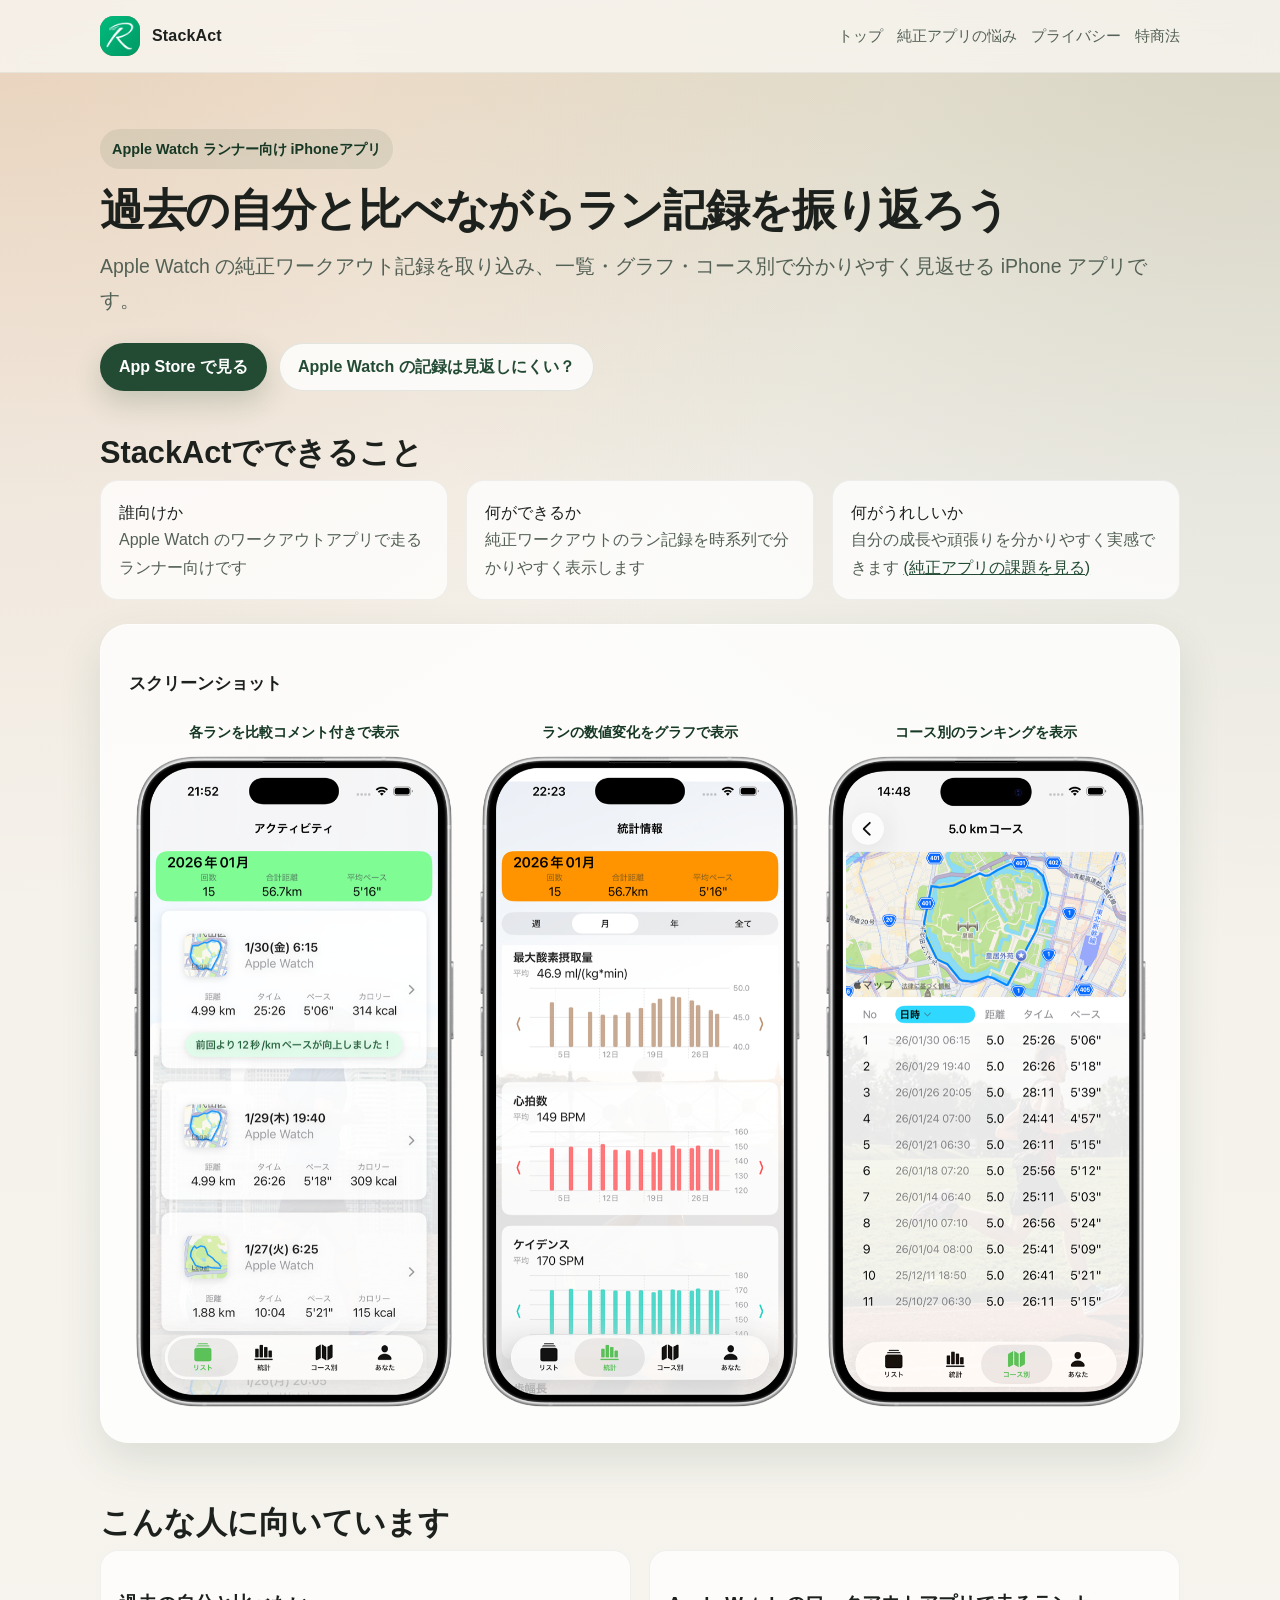
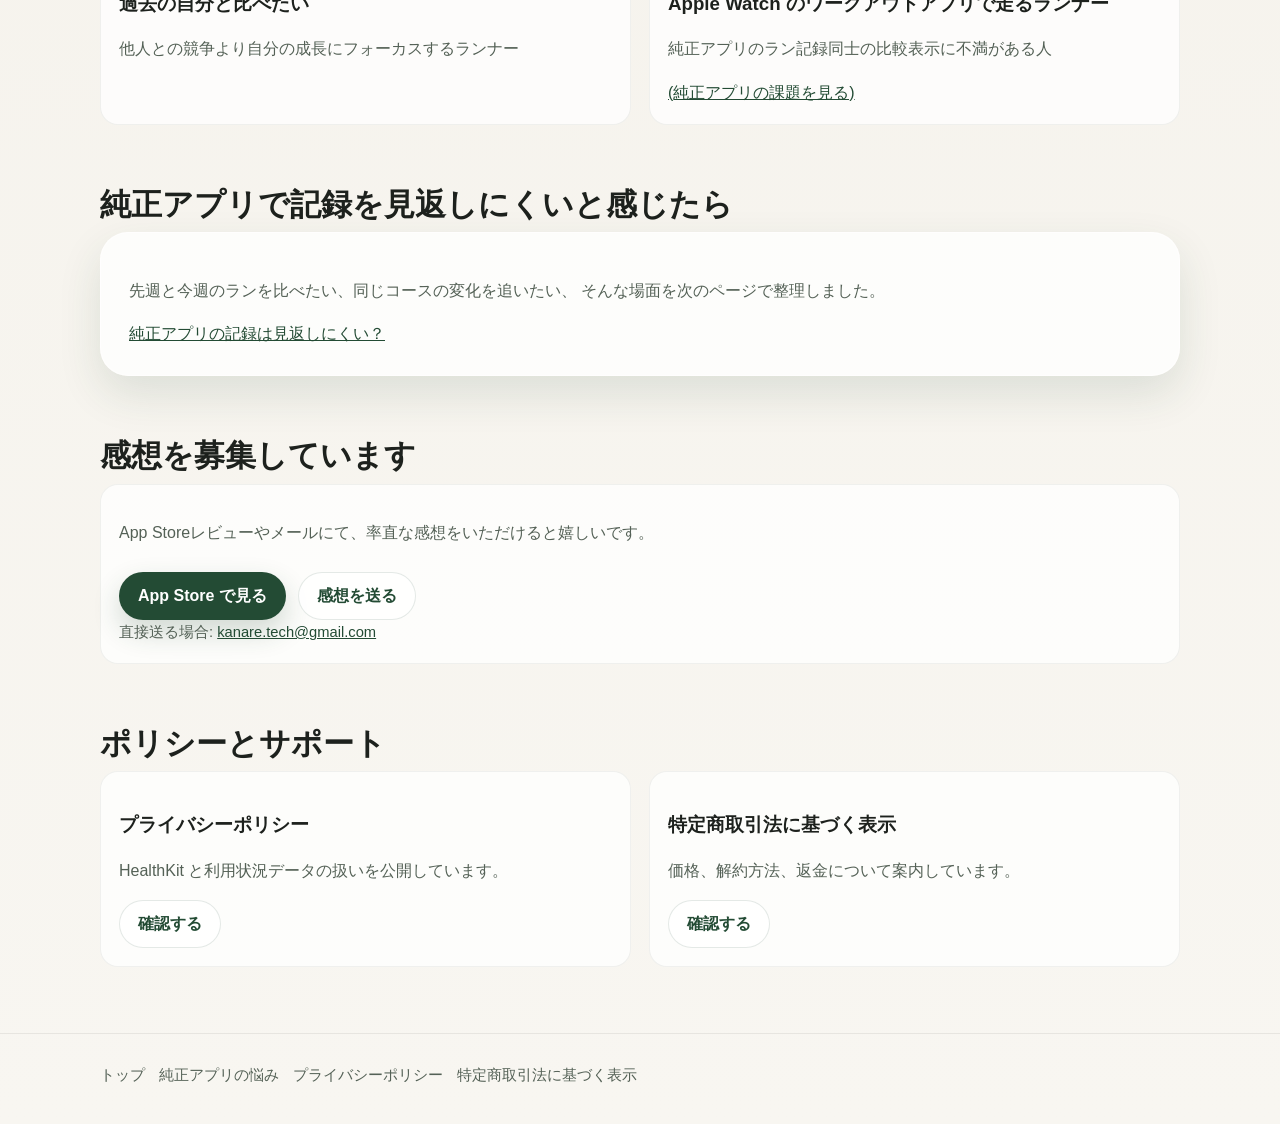
<file: index.html>
<!DOCTYPE html>
<html lang="ja">
<head>
  <meta charset="UTF-8" />
  <meta name="viewport" content="width=device-width, initial-scale=1" />
  <title>StackAct | Apple Watch の純正ワークアウト記録を過去の自分と比べながら振り返る</title>
  <meta
    name="description"
    content="StackAct は、Apple Watch の純正ワークアウト記録を取り込み、過去の自分と比べながら振り返りやすくするランニングアプリです。"
  />
  <meta name="robots" content="index,follow,max-image-preview:large" />
  <link rel="canonical" href="https://kanare.work/" />
  <link rel="stylesheet" href="styles.css" />
</head>
<body>
  <div class="site-shell">
    <header class="site-header">
      <div class="container">
        <a class="brand" href="./">
          <img class="brand-mark" src="assets/icon.png" alt="StackAct icon" />
          <span>StackAct</span>
        </a>
        <nav class="header-nav" aria-label="主要メニュー">
          <a href="./">トップ</a>
          <a href="./apple-watch-workout-review.html">純正アプリの悩み</a>
          <a href="./privacy.html">プライバシー</a>
          <a href="./tokushoho.html">特商法</a>
        </nav>
      </div>
    </header>

    <main>
      <section class="section-intro">
        <div class="container">
          <div class="section-intro-body">
            <p class="eyebrow">Apple Watch ランナー向け iPhoneアプリ</p>
            <h1>過去の自分と比べながらラン記録を振り返ろう</h1>
            <p class="lead">
              Apple Watch の純正ワークアウト記録を取り込み、一覧・グラフ・コース別で分かりやすく見返せる iPhone アプリです。
            </p>
            <div class="cta-row">
              <a class="button button-primary" href="https://apps.apple.com/jp/app/stackact-%E3%83%A9%E3%83%B3%E3%83%8B%E3%83%B3%E3%82%B0/id6758392471">App Store で見る</a>
              <a class="button button-secondary" href="./apple-watch-workout-review.html">Apple Watch の記録は見返しにくい？</a>
            </div>
          </div>
        </div>
      </section>

      <section class="section">
        <div class="container">
          <header class="section-head">
            <h2>StackActでできること</h2>
          </header>
          <dl class="meta-grid section-meta-grid">
            <div class="meta-item">
              <dt>誰向けか</dt>
              <dd>Apple Watch のワークアウトアプリで走るランナー向けです</dd>
            </div>
            <div class="meta-item">
              <dt>何ができるか</dt>
              <dd>純正ワークアウトのラン記録を時系列で分かりやすく表示します</dd>
            </div>
            <div class="meta-item">
              <dt>何がうれしいか</dt>
              <dd>
                自分の成長や頑張りを分かりやすく実感できます
                <a href="./apple-watch-workout-review.html">(純正アプリの課題を見る)</a>
              </dd>
            </div>
          </dl>

          <section class="section-card section-card-media" aria-labelledby="screenshots-heading">
            <h3 id="screenshots-heading">スクリーンショット</h3>
            <div class="shot-grid shot-grid-three">
              <figure class="shot-frame">
                <figcaption class="shot-caption">各ランを比較コメント付きで表示</figcaption>
                <img src="assets/ss_list.png" alt="ラン記録一覧のスクリーンショット" />
              </figure>
              <figure class="shot-frame">
                <figcaption class="shot-caption">ランの数値変化をグラフで表示</figcaption>
                <img src="assets/ss_stats.png" alt="統計画面のスクリーンショット" />
              </figure>
              <figure class="shot-frame">
                <figcaption class="shot-caption">コース別のランキングを表示</figcaption>
                <img src="assets/ss_courseGroup.png" alt="コース内比較画面のスクリーンショット" />
              </figure>
            </div>
          </section>
        </div>
      </section>

      <section class="section">
        <div class="container">
          <header class="section-head">
            <h2>こんな人に向いています</h2>
          </header>
          <ul class="section-grid section-grid-two">
            <li class="feature">
              <h3>過去の自分と比べたい</h3>
              <p>他人との競争より自分の成長にフォーカスするランナー</p>
            </li>
            <li class="feature">
              <h3>Apple Watch のワークアウトアプリで走るランナー</h3>
              <p>純正アプリのラン記録同士の比較表示に不満がある人</p>
              <a href="./apple-watch-workout-review.html">(純正アプリの課題を見る)</a>
            </li>
          </ul>
        </div>
      </section>

      <section class="section">
        <div class="container">
          <header class="section-head">
            <h2>純正アプリで記録を見返しにくいと感じたら</h2>
          </header>
          <div class="section-layout section-layout-wide">
            <div class="section-card rich-text">
              <p>
                先週と今週のランを比べたい、同じコースの変化を追いたい、
                そんな場面を次のページで整理しました。
              </p>
              <a href="./apple-watch-workout-review.html">純正アプリの記録は見返しにくい？</a>
            </div>
          </div>
        </div>
      </section>

      <section class="section">
        <div class="container">
          <header class="section-head">
            <h2>感想を募集しています</h2>
          </header>
          <div class="section-grid section-grid-one">
            <div class="link-card">
              <p>App Storeレビューやメールにて、率直な感想をいただけると嬉しいです。</p>
              <div class="cta-row">
                <a class="button button-primary" href="https://apps.apple.com/jp/app/stackact-%E3%83%A9%E3%83%B3%E3%83%8B%E3%83%B3%E3%82%B0/id6758392471">App Store で見る</a>
                <a
                  class="button button-secondary"
                  href="mailto:kanare.tech@gmail.com?subject=StackAct%E3%81%AE%E6%84%9F%E6%83%B3%E3%82%92%E9%80%81%E3%82%8A%E3%81%9F%E3%81%84&amp;body=Apple%20Watch%E3%81%A7%E8%B5%B0%E3%81%A3%E3%81%A6%E3%81%84%E3%81%BE%E3%81%99%E3%80%82%0AStackAct%E3%81%AE%E6%84%9F%E6%83%B3%E3%82%92%E9%80%81%E3%82%8A%E3%81%BE%E3%81%99%E3%80%82"
                >感想を送る</a>
              </div>
              <address class="small-note">
                直接送る場合:
                <a href="mailto:kanare.tech@gmail.com">kanare.tech@gmail.com</a>
              </address>
            </div>
          </div>
        </div>
      </section>

      <section class="section">
        <div class="container">
          <header class="section-head">
            <h2>ポリシーとサポート</h2>
          </header>
          <ul class="section-grid section-grid-two">
            <li class="link-card">
              <h3>プライバシーポリシー</h3>
              <p>HealthKit と利用状況データの扱いを公開しています。</p>
              <a class="button button-secondary" href="./privacy.html">確認する</a>
            </li>
            <li class="link-card">
              <h3>特定商取引法に基づく表示</h3>
              <p>価格、解約方法、返金について案内しています。</p>
              <a class="button button-secondary" href="./tokushoho.html">確認する</a>
            </li>
          </ul>
        </div>
      </section>
    </main>

    <footer class="site-footer">
      <div class="container">
        <nav class="footer-nav" aria-label="フッターメニュー">
          <a href="./">トップ</a>
          <a href="./apple-watch-workout-review.html">純正アプリの悩み</a>
          <a href="./privacy.html">プライバシーポリシー</a>
          <a href="./tokushoho.html">特定商取引法に基づく表示</a>
        </nav>
      </div>
    </footer>
  </div>
</body>
</html>
</file>
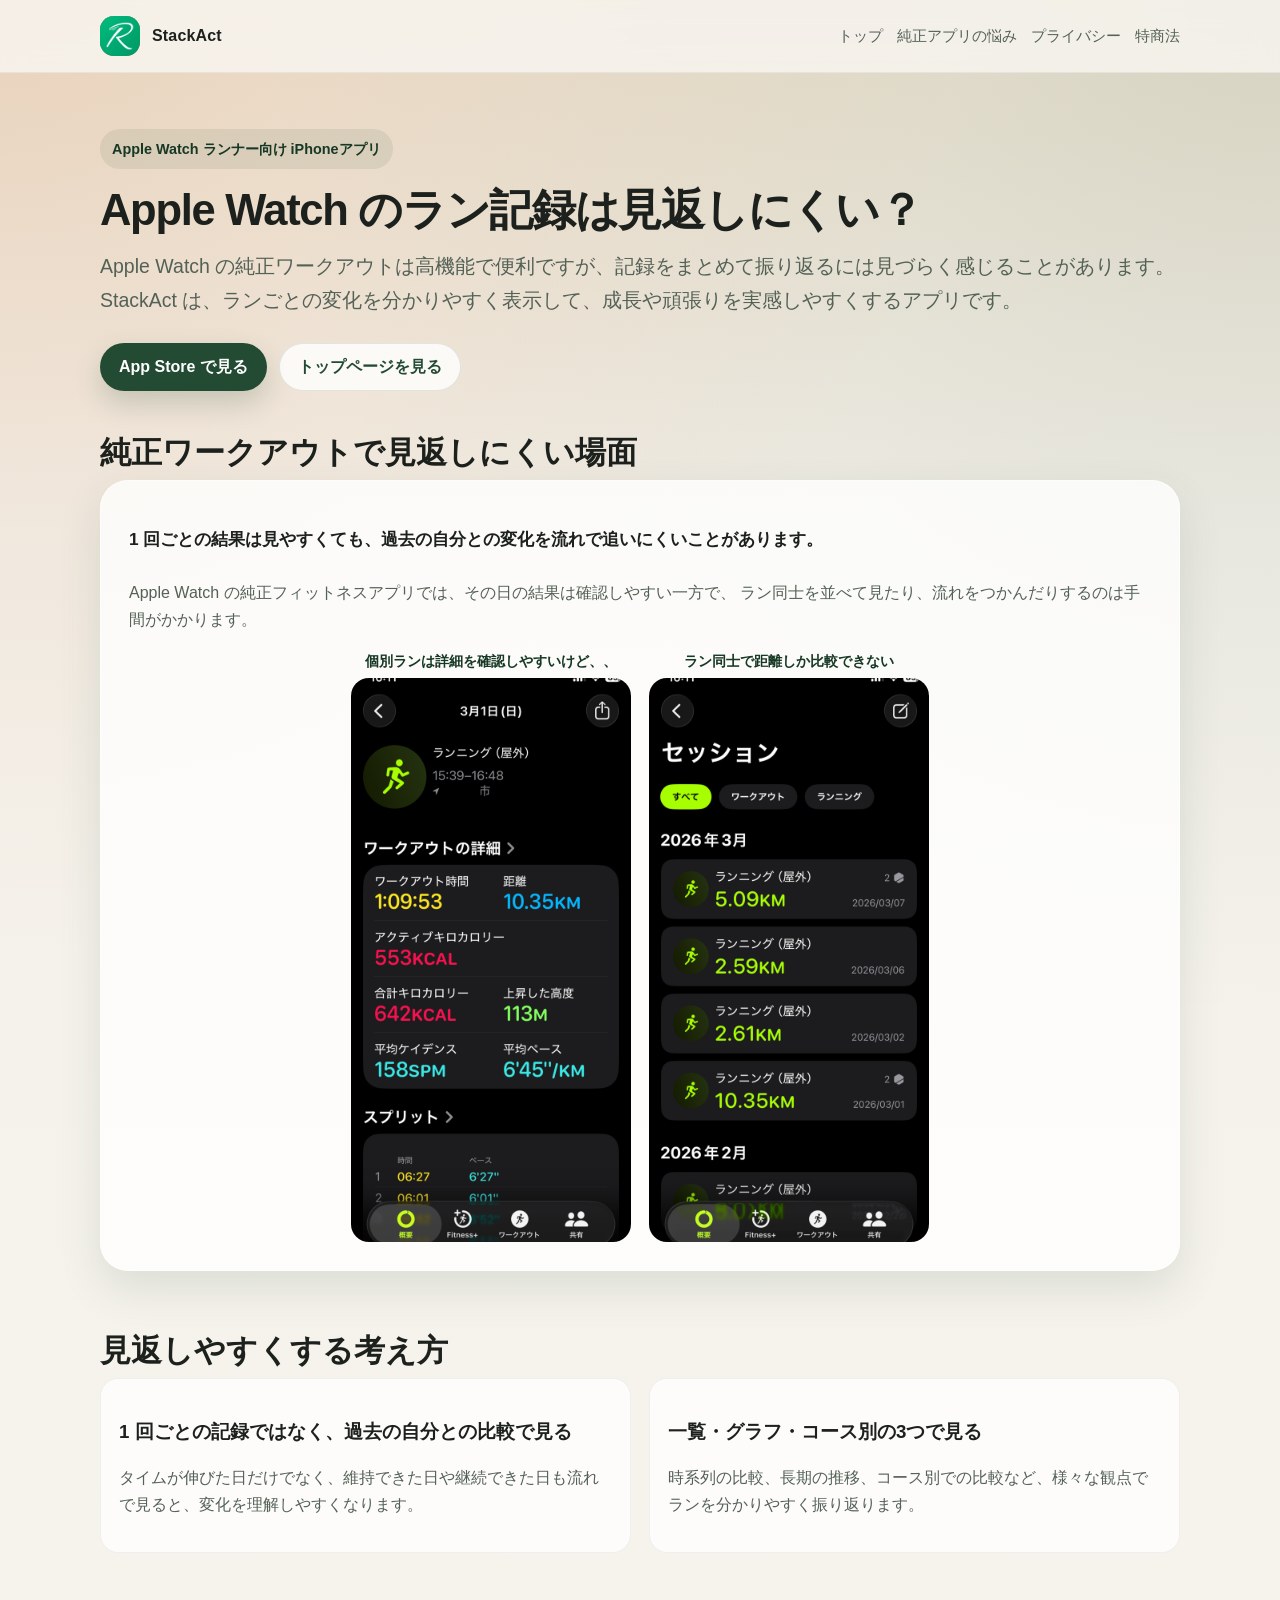
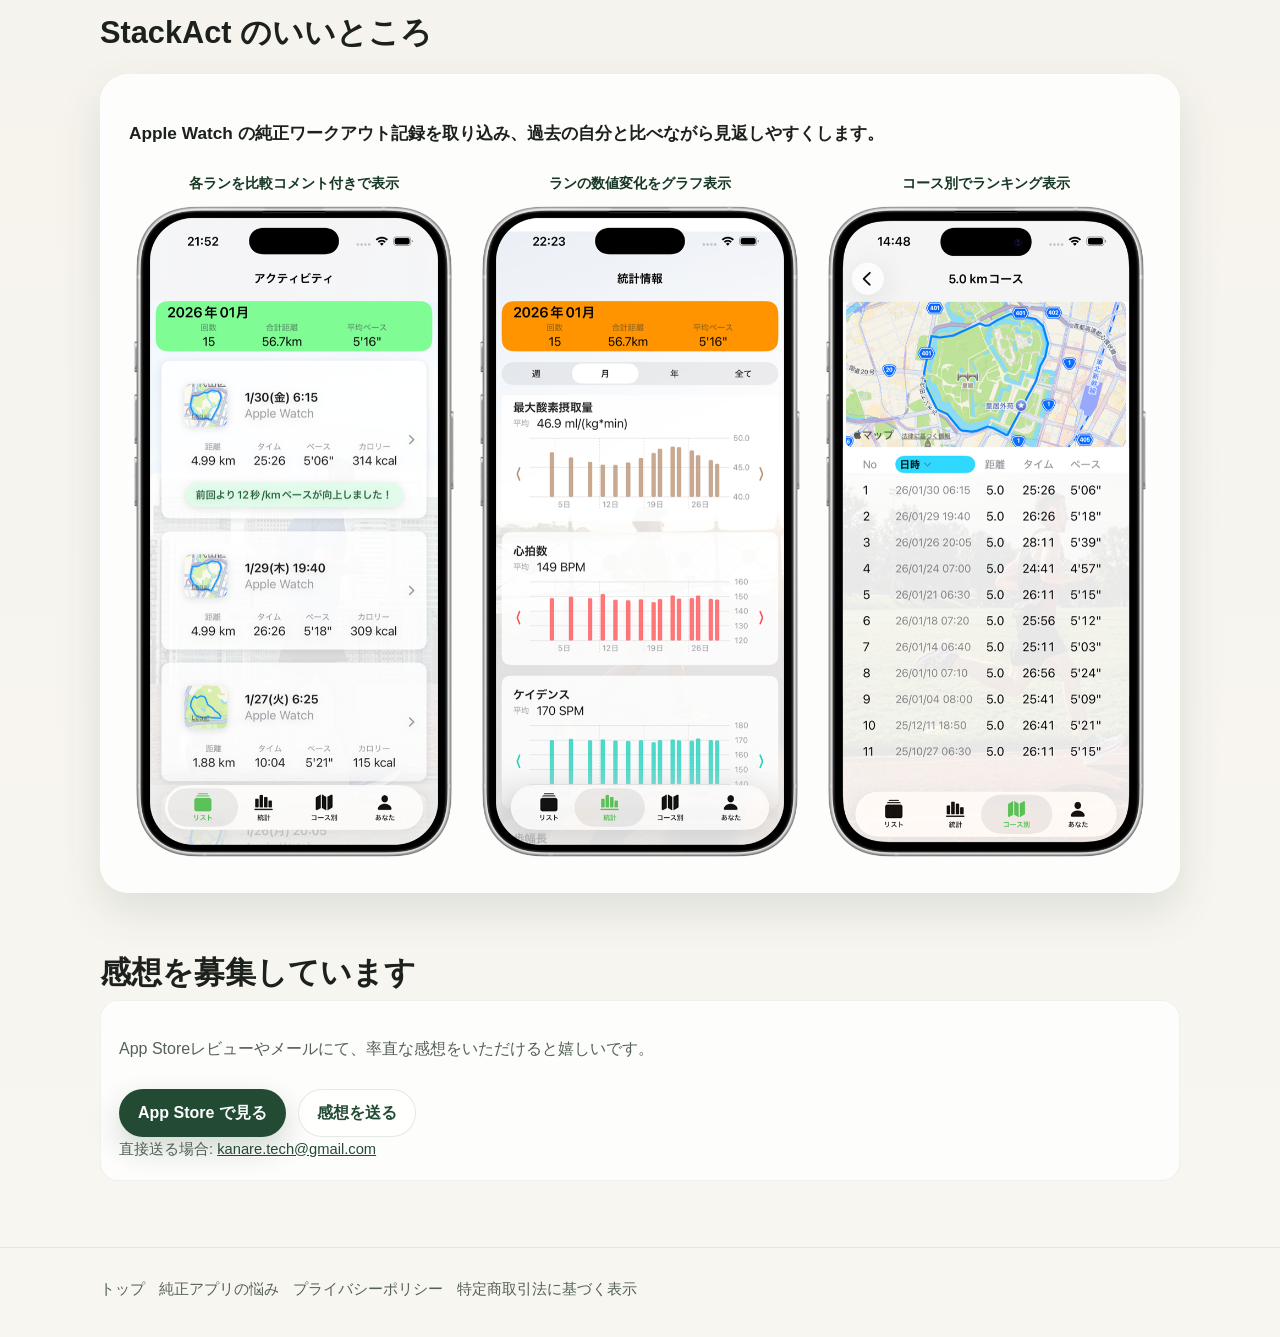
<file: apple-watch-workout-review.html>
<!DOCTYPE html>
<html lang="ja">
<head>
  <meta charset="UTF-8" />
  <meta name="viewport" content="width=device-width, initial-scale=1" />
  <title>Apple Watch の純正ワークアウト記録は見返しにくい？過去の自分と比べながら振り返る方法 | StackAct</title>
  <meta
    name="description"
    content="Apple Watch の純正ワークアウト記録をあとから見返しにくいと感じるランナー向けに、困りやすい場面と過去の自分と比べながら振り返りやすくする方法を整理しました。"
  />
  <meta name="robots" content="index,follow,max-image-preview:large" />
  <link rel="canonical" href="https://kanare.work/apple-watch-workout-review.html" />
  <link rel="stylesheet" href="styles.css" />
</head>
<body>
  <div class="site-shell">
    <header class="site-header">
      <div class="container">
        <a class="brand" href="./">
          <img class="brand-mark" src="assets/icon.png" alt="StackAct icon" />
          <span>StackAct</span>
        </a>
        <nav class="header-nav" aria-label="主要メニュー">
          <a href="./">トップ</a>
          <a href="./apple-watch-workout-review.html">純正アプリの悩み</a>
          <a href="./privacy.html">プライバシー</a>
          <a href="./tokushoho.html">特商法</a>
        </nav>
      </div>
    </header>

    <main>
      <section class="section-intro">
        <div class="container">
          <div class="section-intro-body">
            <p class="eyebrow">Apple Watch ランナー向け iPhoneアプリ</p>
            <h1>Apple Watch のラン記録は見返しにくい？</h1>
            <p class="lead">
              Apple Watch の純正ワークアウトは高機能で便利ですが、記録をまとめて振り返るには見づらく感じることがあります。
            </p>
            <p class="lead">
              StackAct は、ランごとの変化を分かりやすく表示して、成長や頑張りを実感しやすくするアプリです。
            </p>
            <div class="cta-row">
              <a class="button button-primary" href="https://apps.apple.com/jp/app/stackact-%E3%83%A9%E3%83%B3%E3%83%8B%E3%83%B3%E3%82%B0/id6758392471">App Store で見る</a>
              <a class="button button-secondary" href="./">トップページを見る</a>
            </div>
          </div>
        </div>
      </section>

      <section class="section">
        <div class="container">
          <header class="section-head">
            <h2>純正ワークアウトで見返しにくい場面</h2>
          </header>
          <div class="section-layout section-layout-wide">
            <div class="section-card rich-text">
              <h3>
                1 回ごとの結果は見やすくても、過去の自分との変化を流れで追いにくいことがあります。
              </h3>
              <p>
                Apple Watch の純正フィットネスアプリでは、その日の結果は確認しやすい一方で、
                ラン同士を並べて見たり、流れをつかんだりするのは手間がかかります。
              </p>
              <div class="shot-grid shot-grid-compare">
                <figure class="shot-frame">
                  <figcaption class="shot-caption">個別ランは詳細を確認しやすいけど、、</figcaption>
                  <img src="assets/fitness_detail.PNG" alt="統計画面のスクリーンショット" />
                </figure>
                <figure class="shot-frame">
                  <figcaption class="shot-caption">ラン同士で距離しか比較できない</figcaption>
                  <img src="assets/fitness_list.PNG" alt="ラン記録一覧のスクリーンショット" />
                </figure>
              </div>
            </div>
          </div>
        </div>
      </section>

      <section class="section">
        <div class="container">
          <header class="section-head">
            <h2>見返しやすくする考え方</h2>
          </header>
          <ul class="section-grid section-grid-two">
            <li class="feature">
              <h3>1 回ごとの記録ではなく、過去の自分との比較で見る</h3>
              <p>タイムが伸びた日だけでなく、維持できた日や継続できた日も流れで見ると、変化を理解しやすくなります。</p>
            </li>
            <li class="feature">
              <h3>一覧・グラフ・コース別の3つで見る</h3>
              <p>時系列の比較、長期の推移、コース別での比較など、様々な観点でランを分かりやすく振り返ります。</p>
            </li>
          </ul>
        </div>
      </section>

      <section class="section">
        <div class="container">
          <header class="section-head">
            <h2>StackAct のいいところ</h2>
          </header>
          <section class="section-card section-card-media" aria-labelledby="stackact-strengths-heading">
            <h3 id="stackact-strengths-heading">
              Apple Watch の純正ワークアウト記録を取り込み、過去の自分と比べながら見返しやすくします。
            </h3>
            <div class="shot-grid shot-grid-three">
              <figure class="shot-frame">
                <figcaption class="shot-caption">各ランを比較コメント付きで表示</figcaption>
                <img src="assets/ss_list.png" alt="ラン記録一覧のスクリーンショット" />
              </figure>
              <figure class="shot-frame">
                <figcaption class="shot-caption">ランの数値変化をグラフ表示</figcaption>
                <img src="assets/ss_stats.png" alt="統計画面のスクリーンショット" />
              </figure>
              <figure class="shot-frame">
                <figcaption class="shot-caption">コース別でランキング表示</figcaption>
                <img src="assets/ss_courseGroup.png" alt="コース内比較画面のスクリーンショット" />
              </figure>
            </div>
          </section>
        </div>
      </section>

      <section class="section">
        <div class="container">
          <header class="section-head">
            <h2>感想を募集しています</h2>
          </header>
          <div class="section-grid section-grid-one">
            <div class="link-card">
              <p>App Storeレビューやメールにて、率直な感想をいただけると嬉しいです。</p>
              <div class="cta-row">
                <a class="button button-primary" href="https://apps.apple.com/jp/app/stackact-%E3%83%A9%E3%83%B3%E3%83%8B%E3%83%B3%E3%82%B0/id6758392471">App Store で見る</a>
                <a
                  class="button button-secondary"
                  href="mailto:kanare.tech@gmail.com?subject=StackAct%E3%81%AE%E6%84%9F%E6%83%B3%E3%82%92%E9%80%81%E3%82%8A%E3%81%9F%E3%81%84&amp;body=Apple%20Watch%E3%81%A7%E8%B5%B0%E3%81%A3%E3%81%A6%E3%81%84%E3%81%BE%E3%81%99%E3%80%82%0AStackAct%E3%81%AE%E6%84%9F%E6%83%B3%E3%82%92%E9%80%81%E3%82%8A%E3%81%BE%E3%81%99%E3%80%82"
                >感想を送る</a>
              </div>
              <address class="small-note">
                直接送る場合:
                <a href="mailto:kanare.tech@gmail.com">kanare.tech@gmail.com</a>
              </address>
            </div>
          </div>
        </div>
      </section>
    </main>

    <footer class="site-footer">
      <div class="container">
        <nav class="footer-nav" aria-label="フッターメニュー">
          <a href="./">トップ</a>
          <a href="./apple-watch-workout-review.html">純正アプリの悩み</a>
          <a href="./privacy.html">プライバシーポリシー</a>
          <a href="./tokushoho.html">特定商取引法に基づく表示</a>
        </nav>
      </div>
    </footer>
  </div>
</body>
</html>
</file>
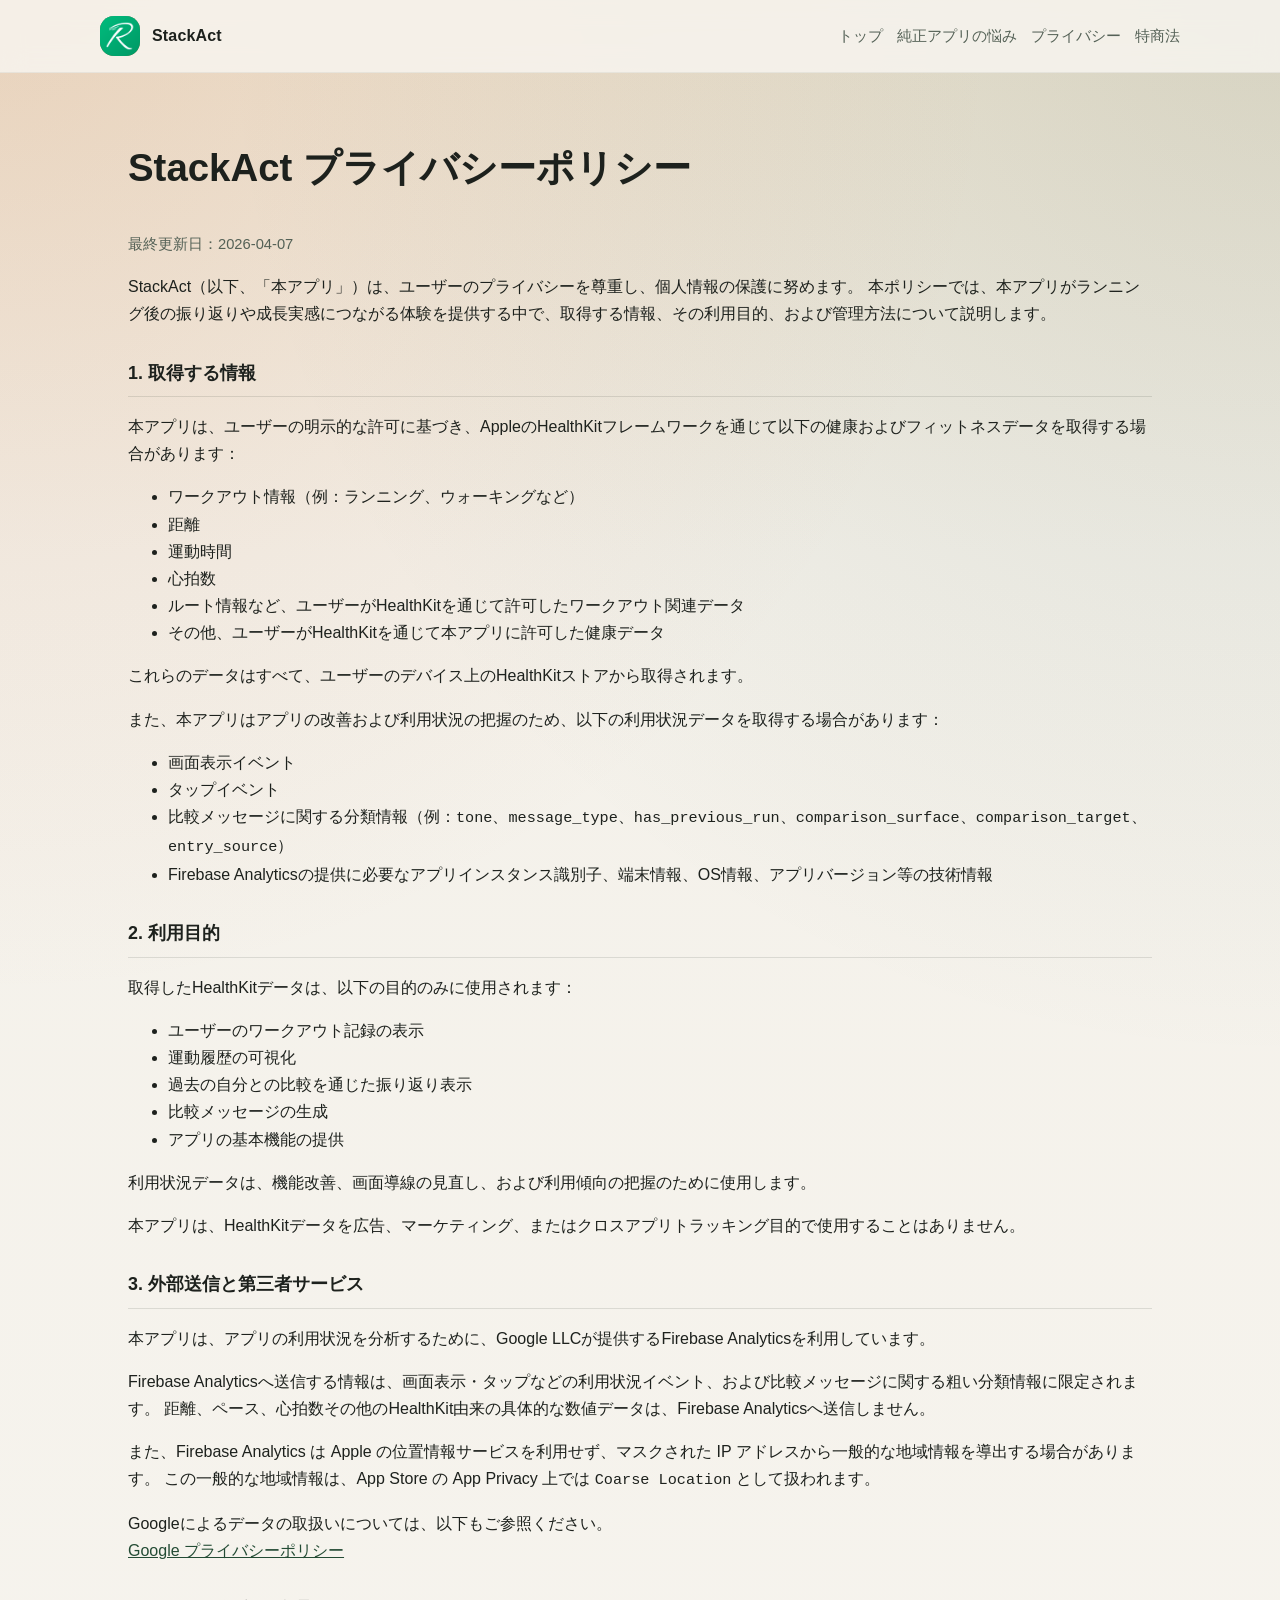
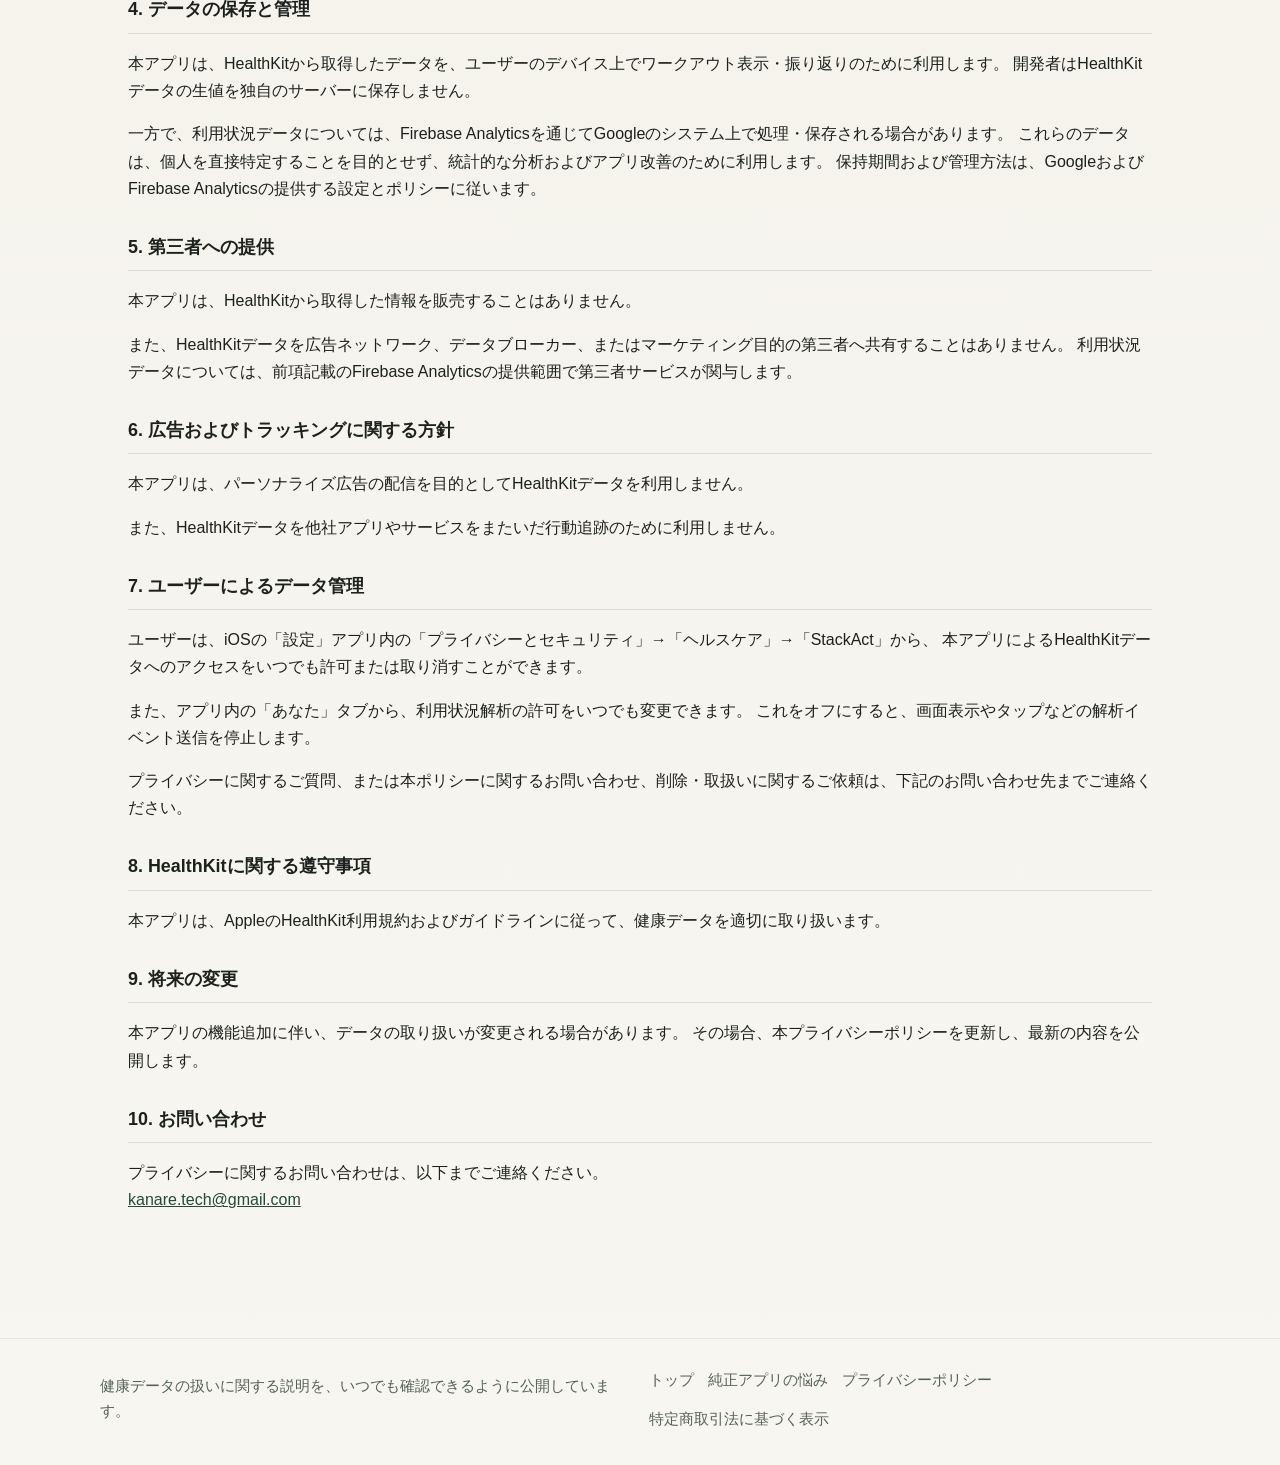
<file: privacy.html>
<!DOCTYPE html>
<html lang="ja">
<head>
  <meta charset="UTF-8" />
  <meta name="viewport" content="width=device-width, initial-scale=1" />
  <title>StackAct プライバシーポリシー</title>
  <meta
    name="description"
    content="StackAct のプライバシーポリシーです。HealthKit と利用状況データの扱い、お問い合わせ先を掲載しています。"
  />
  <meta name="robots" content="noindex,follow" />
  <link rel="canonical" href="https://kanare.work/privacy.html" />
  <link rel="stylesheet" href="styles.css" />
</head>
<body>
  <div class="site-shell">
    <header class="site-header">
      <div class="container">
        <a class="brand" href="./">
          <img class="brand-mark" src="assets/icon.png" alt="StackAct icon" />
          <span>StackAct</span>
        </a>
        <nav class="header-nav" aria-label="主要メニュー">
          <a href="./">トップ</a>
          <a href="./apple-watch-workout-review.html">純正アプリの悩み</a>
          <a href="./privacy.html">プライバシー</a>
          <a href="./tokushoho.html">特商法</a>
        </nav>
      </div>
    </header>

    <main class="legal-page">
      <div class="container">
        <article class="hero-card legal-card">
          <h1>StackAct プライバシーポリシー</h1>

          <p class="small-note">最終更新日：<time datetime="2026-04-07">2026-04-07</time></p>

          <p>
            StackAct（以下、「本アプリ」）は、ユーザーのプライバシーを尊重し、個人情報の保護に努めます。
            本ポリシーでは、本アプリがランニング後の振り返りや成長実感につながる体験を提供する中で、取得する情報、その利用目的、および管理方法について説明します。
          </p>

          <h2>1. 取得する情報</h2>

          <p>
            本アプリは、ユーザーの明示的な許可に基づき、AppleのHealthKitフレームワークを通じて以下の健康およびフィットネスデータを取得する場合があります：
          </p>

          <ul>
            <li>ワークアウト情報（例：ランニング、ウォーキングなど）</li>
            <li>距離</li>
            <li>運動時間</li>
            <li>心拍数</li>
            <li>ルート情報など、ユーザーがHealthKitを通じて許可したワークアウト関連データ</li>
            <li>その他、ユーザーがHealthKitを通じて本アプリに許可した健康データ</li>
          </ul>

          <p>
            これらのデータはすべて、ユーザーのデバイス上のHealthKitストアから取得されます。
          </p>

          <p>
            また、本アプリはアプリの改善および利用状況の把握のため、以下の利用状況データを取得する場合があります：
          </p>

          <ul>
            <li>画面表示イベント</li>
            <li>タップイベント</li>
            <li>比較メッセージに関する分類情報（例：<code>tone</code>、<code>message_type</code>、<code>has_previous_run</code>、<code>comparison_surface</code>、<code>comparison_target</code>、<code>entry_source</code>）</li>
            <li>Firebase Analyticsの提供に必要なアプリインスタンス識別子、端末情報、OS情報、アプリバージョン等の技術情報</li>
          </ul>

          <h2>2. 利用目的</h2>

          <p>取得したHealthKitデータは、以下の目的のみに使用されます：</p>

          <ul>
            <li>ユーザーのワークアウト記録の表示</li>
            <li>運動履歴の可視化</li>
            <li>過去の自分との比較を通じた振り返り表示</li>
            <li>比較メッセージの生成</li>
            <li>アプリの基本機能の提供</li>
          </ul>

          <p>
            利用状況データは、機能改善、画面導線の見直し、および利用傾向の把握のために使用します。
          </p>

          <p>
            本アプリは、HealthKitデータを広告、マーケティング、またはクロスアプリトラッキング目的で使用することはありません。
          </p>

          <h2>3. 外部送信と第三者サービス</h2>

          <p>
            本アプリは、アプリの利用状況を分析するために、Google LLCが提供するFirebase Analyticsを利用しています。
          </p>

          <p>
            Firebase Analyticsへ送信する情報は、画面表示・タップなどの利用状況イベント、および比較メッセージに関する粗い分類情報に限定されます。
            距離、ペース、心拍数その他のHealthKit由来の具体的な数値データは、Firebase Analyticsへ送信しません。
          </p>

          <p>
            また、Firebase Analytics は Apple の位置情報サービスを利用せず、マスクされた IP アドレスから一般的な地域情報を導出する場合があります。
            この一般的な地域情報は、App Store の App Privacy 上では <code>Coarse Location</code> として扱われます。
          </p>

          <p>
            Googleによるデータの取扱いについては、以下もご参照ください。<br />
            <a href="https://policies.google.com/privacy?hl=ja" target="_blank" rel="noopener">Google プライバシーポリシー</a>
          </p>

          <h2>4. データの保存と管理</h2>

          <p>
            本アプリは、HealthKitから取得したデータを、ユーザーのデバイス上でワークアウト表示・振り返りのために利用します。
            開発者はHealthKitデータの生値を独自のサーバーに保存しません。
          </p>

          <p>
            一方で、利用状況データについては、Firebase Analyticsを通じてGoogleのシステム上で処理・保存される場合があります。
            これらのデータは、個人を直接特定することを目的とせず、統計的な分析およびアプリ改善のために利用します。
            保持期間および管理方法は、GoogleおよびFirebase Analyticsの提供する設定とポリシーに従います。
          </p>

          <h2>5. 第三者への提供</h2>

          <p>
            本アプリは、HealthKitから取得した情報を販売することはありません。
          </p>

          <p>
            また、HealthKitデータを広告ネットワーク、データブローカー、またはマーケティング目的の第三者へ共有することはありません。
            利用状況データについては、前項記載のFirebase Analyticsの提供範囲で第三者サービスが関与します。
          </p>

          <h2>6. 広告およびトラッキングに関する方針</h2>

          <p>
            本アプリは、パーソナライズ広告の配信を目的としてHealthKitデータを利用しません。
          </p>

          <p>
            また、HealthKitデータを他社アプリやサービスをまたいだ行動追跡のために利用しません。
          </p>

          <h2>7. ユーザーによるデータ管理</h2>

          <p>
            ユーザーは、iOSの「設定」アプリ内の「プライバシーとセキュリティ」→「ヘルスケア」→「StackAct」から、
            本アプリによるHealthKitデータへのアクセスをいつでも許可または取り消すことができます。
          </p>

          <p>
            また、アプリ内の「あなた」タブから、利用状況解析の許可をいつでも変更できます。
            これをオフにすると、画面表示やタップなどの解析イベント送信を停止します。
          </p>

          <p>
            プライバシーに関するご質問、または本ポリシーに関するお問い合わせ、削除・取扱いに関するご依頼は、下記のお問い合わせ先までご連絡ください。
          </p>

          <h2>8. HealthKitに関する遵守事項</h2>

          <p>
            本アプリは、AppleのHealthKit利用規約およびガイドラインに従って、健康データを適切に取り扱います。
          </p>

          <h2>9. 将来の変更</h2>

          <p>
            本アプリの機能追加に伴い、データの取り扱いが変更される場合があります。
            その場合、本プライバシーポリシーを更新し、最新の内容を公開します。
          </p>

          <h2>10. お問い合わせ</h2>

          <address>
            プライバシーに関するお問い合わせは、以下までご連絡ください。<br />
            <a href="mailto:kanare.tech@gmail.com">kanare.tech@gmail.com</a>
          </address>
        </article>
      </div>
    </main>

    <footer class="site-footer">
      <div class="container">
        <p>健康データの扱いに関する説明を、いつでも確認できるように公開しています。</p>
        <nav class="footer-nav" aria-label="フッターメニュー">
          <a href="./">トップ</a>
          <a href="./apple-watch-workout-review.html">純正アプリの悩み</a>
          <a href="./privacy.html">プライバシーポリシー</a>
          <a href="./tokushoho.html">特定商取引法に基づく表示</a>
        </nav>
      </div>
    </footer>
  </div>
</body>
</html>
</file>
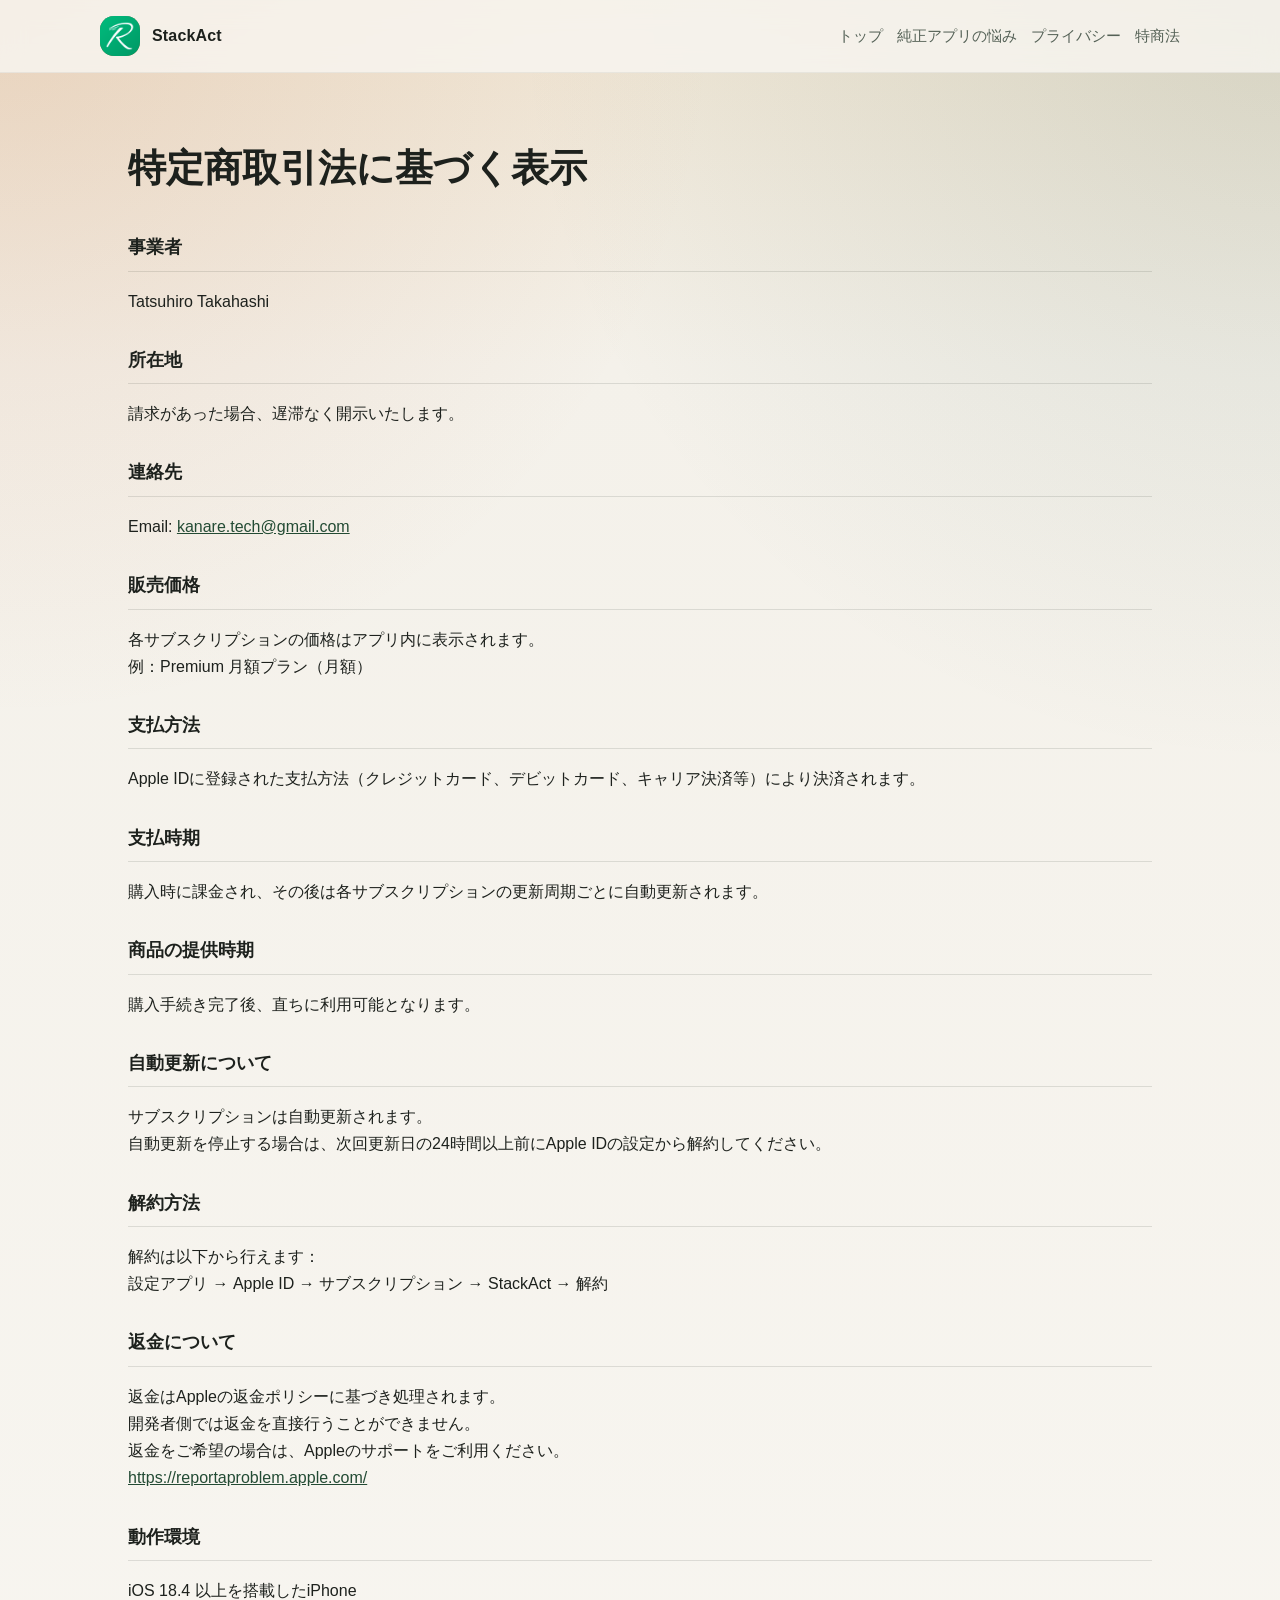
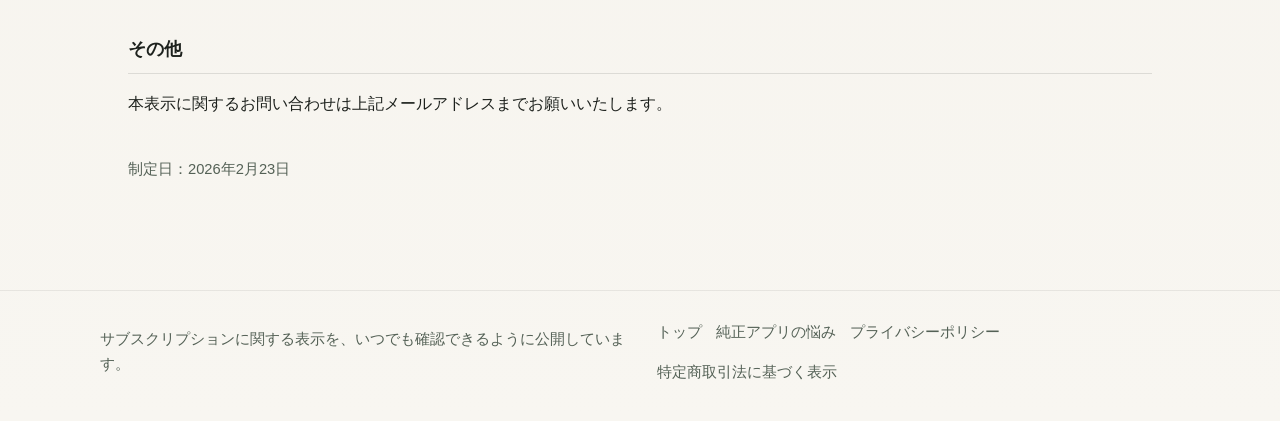
<file: tokushoho.html>
<!DOCTYPE html>
<html lang="ja">
<head>
    <meta charset="UTF-8"/>
    <meta name="viewport" content="width=device-width, initial-scale=1"/>
    <title>特定商取引法に基づく表示 | StackAct</title>
    <meta
        name="description"
        content="StackAct の特定商取引法に基づく表示です。販売価格、解約方法、返金対応、お問い合わせ先を掲載しています。"
    />
    <meta name="robots" content="noindex,follow" />
    <link rel="canonical" href="https://kanare.work/tokushoho.html" />
    <link rel="stylesheet" href="styles.css" />
</head>
<body>
  <div class="site-shell">
    <header class="site-header">
      <div class="container">
        <a class="brand" href="./">
            <img class="brand-mark" src="assets/icon.png" alt="StackAct icon" />
          <span>StackAct</span>
        </a>
        <nav class="header-nav" aria-label="主要メニュー">
          <a href="./">トップ</a>
          <a href="./apple-watch-workout-review.html">純正アプリの悩み</a>
          <a href="./privacy.html">プライバシー</a>
          <a href="./tokushoho.html">特商法</a>
        </nav>
      </div>
    </header>

    <main class="legal-page">
      <div class="container">
        <article class="hero-card legal-card">
          <h1>特定商取引法に基づく表示</h1>

          <h2>事業者</h2>
          <p>Tatsuhiro Takahashi</p>

          <h2>所在地</h2>
          <p>請求があった場合、遅滞なく開示いたします。</p>

          <h2>連絡先</h2>
          <address>Email: <a href="mailto:kanare.tech@gmail.com">kanare.tech@gmail.com</a></address>

          <h2>販売価格</h2>
          <p>
              各サブスクリプションの価格はアプリ内に表示されます。<br>
              例：Premium 月額プラン（月額）
          </p>

          <h2>支払方法</h2>
          <p>
              Apple IDに登録された支払方法（クレジットカード、デビットカード、キャリア決済等）により決済されます。
          </p>

          <h2>支払時期</h2>
          <p>
              購入時に課金され、その後は各サブスクリプションの更新周期ごとに自動更新されます。
          </p>

          <h2>商品の提供時期</h2>
          <p>
              購入手続き完了後、直ちに利用可能となります。
          </p>

          <h2>自動更新について</h2>
          <p>
              サブスクリプションは自動更新されます。<br>
              自動更新を停止する場合は、次回更新日の24時間以上前にApple IDの設定から解約してください。
          </p>

          <h2>解約方法</h2>
          <p>
              解約は以下から行えます：<br>
              設定アプリ → Apple ID → サブスクリプション → StackAct → 解約
          </p>

          <h2>返金について</h2>
          <p>
              返金はAppleの返金ポリシーに基づき処理されます。<br>
              開発者側では返金を直接行うことができません。<br>
              返金をご希望の場合は、Appleのサポートをご利用ください。<br>
              <a href="https://reportaproblem.apple.com/" target="_blank" rel="noopener">https://reportaproblem.apple.com/</a>
          </p>

          <h2>動作環境</h2>
          <p>
              iOS 18.4 以上を搭載したiPhone
          </p>

          <h2>その他</h2>
          <p>
              本表示に関するお問い合わせは上記メールアドレスまでお願いいたします。
          </p>

          <p class="small-note" style="margin-top: 40px;">
              制定日：<time datetime="2026-02-23">2026年2月23日</time>
          </p>
        </article>
      </div>
    </main>

    <footer class="site-footer">
      <div class="container">
        <p>サブスクリプションに関する表示を、いつでも確認できるように公開しています。</p>
        <nav class="footer-nav" aria-label="フッターメニュー">
          <a href="./">トップ</a>
          <a href="./apple-watch-workout-review.html">純正アプリの悩み</a>
          <a href="./privacy.html">プライバシーポリシー</a>
          <a href="./tokushoho.html">特定商取引法に基づく表示</a>
        </nav>
      </div>
    </footer>
  </div>
</body>
</html>
</file>
<file: styles.css>
:root {
  --bg: #f4f1ea;
  --bg-accent: #efe5d3;
  --surface: rgba(255, 255, 255, 0.78);
  --surface-strong: #fffdf8;
  --text: #1d211d;
  --muted: #546156;
  --line: rgba(29, 33, 29, 0.12);
  --brand: #234b34;
  --brand-soft: #d8e6da;
  --brand-strong: #163824;
  --warm: #c46f3c;
  --shadow: 0 18px 44px rgba(35, 75, 52, 0.12);
  --radius-lg: 28px;
  --radius-md: 18px;
  --radius-sm: 12px;
  --content: 1080px;
}

* {
  box-sizing: border-box;
}

html {
  scroll-behavior: smooth;
}

body {
  margin: 0;
  font-family: -apple-system, BlinkMacSystemFont, "Hiragino Sans", "Yu Gothic", sans-serif;
  color: var(--text);
  line-height: 1.7;
  background:
    radial-gradient(circle at top left, rgba(196, 111, 60, 0.16), transparent 30%),
    radial-gradient(circle at top right, rgba(35, 75, 52, 0.12), transparent 32%),
    linear-gradient(180deg, var(--bg-accent) 0%, var(--bg) 18%, #f8f6f1 100%);
}

a {
  color: var(--brand);
}

img {
  max-width: 100%;
  display: block;
}

.site-shell {
  min-height: 100vh;
}

.container {
  width: min(calc(100% - 32px), var(--content));
  margin: 0 auto;
}

.site-header {
  position: sticky;
  top: 0;
  z-index: 10;
  backdrop-filter: blur(12px);
  background: rgba(248, 246, 241, 0.82);
  border-bottom: 1px solid rgba(29, 33, 29, 0.06);
}

.site-header .container,
.site-footer .container {
  display: flex;
  align-items: center;
  justify-content: space-between;
  gap: 16px;
}

.site-header .container {
  min-height: 72px;
}

.brand {
  display: inline-flex;
  align-items: center;
  gap: 12px;
  color: var(--text);
  text-decoration: none;
  font-weight: 700;
  letter-spacing: 0.01em;
}

.brand-mark {
  width: 40px;
  height: 40px;
  border-radius: 14px;
  background: linear-gradient(145deg, var(--brand) 0%, var(--warm) 100%);
  box-shadow: inset 0 1px 0 rgba(255, 255, 255, 0.35);
  object-fit: cover;
  flex: 0 0 auto;
}

.header-nav,
.footer-nav {
  display: flex;
  flex-wrap: wrap;
  gap: 14px;
}

.header-nav a,
.footer-nav a {
  text-decoration: none;
  color: var(--muted);
  font-size: 0.95rem;
}

.header-nav a:hover,
.footer-nav a:hover,
.brand:hover {
  color: var(--brand-strong);
}

.section-intro {
  padding: 56px 0 12px;
}

.eyebrow {
  display: inline-flex;
  align-items: center;
  gap: 8px;
  margin: 0;
  padding: 8px 12px;
  border-radius: 999px;
  background: rgba(35, 75, 52, 0.09);
  color: var(--brand-strong);
  font-size: 0.9rem;
  font-weight: 600;
}

.section-intro-body h1 {
  margin: 18px 0 16px;
  font-size: clamp(2rem, 3.4vw, 3.6rem);
  line-height: 1.08;
  letter-spacing: -0.03em;
}

.section-intro-body .lead {
  margin: 0;
  font-size: clamp(1.02rem, 1.8vw, 1.22rem);
  color: var(--muted);
}

.cta-row {
  display: flex;
  flex-wrap: wrap;
  gap: 12px;
  margin-top: 26px;
}

.button {
  display: inline-flex;
  align-items: center;
  justify-content: center;
  gap: 8px;
  min-height: 48px;
  padding: 0 18px;
  border-radius: 999px;
  border: 1px solid transparent;
  font-weight: 700;
  text-decoration: none;
  transition: transform 0.18s ease, box-shadow 0.18s ease, background-color 0.18s ease;
}

.button:hover {
  transform: translateY(-1px);
}

.button-primary {
  background: var(--brand);
  color: #fff;
  box-shadow: 0 12px 28px rgba(35, 75, 52, 0.2);
}

.button-primary:hover {
  background: var(--brand-strong);
}

.button-secondary {
  background: rgba(255, 255, 255, 0.8);
  border-color: rgba(35, 75, 52, 0.12);
  color: var(--brand);
}

.button-secondary:hover {
  background: #fff;
}

.section-card {
  background: var(--surface);
  border: 1px solid rgba(255, 255, 255, 0.6);
  border-radius: var(--radius-lg);
  box-shadow: var(--shadow);
}

.section-card-media {
  overflow: hidden;
  margin-top: 24px;
  padding: 26px;
}

.shot-grid {
  display: grid;
  align-items: start;
}

.shot-grid-three {
  grid-template-columns: repeat(3, minmax(0, 1fr));
  gap: 16px;
}

.shot-grid-compare {
  grid-template-columns: repeat(2, minmax(220px, 280px));
  justify-content: center;
  gap: 18px;
  margin-top: 18px;
}

.shot-frame {
  margin: 0;
  display: grid;
  gap: 6px;
  justify-items: center;
}

.shot-caption {
  margin: 0;
  color: var(--brand-strong);
  font-size: 0.9rem;
  font-weight: 700;
  line-height: 1.45;
  text-align: center;
}

.shot-frame img {
  width: 100%;
  height: auto;
  border-radius: 18px;
  aspect-ratio: 996 / 2006;
  object-fit: cover;
}

.meta-grid,
.section-grid,
.trust-grid {
  display: grid;
  gap: 18px;
  margin: 0;
  padding: 0;
  list-style: none;
}

.meta-grid {
  grid-template-columns: repeat(3, minmax(0, 1fr));
  margin-top: 18px;
}

.section-meta-grid {
  margin-top: 0;
}

.meta-item,
.feature,
.link-card,
.trust-item {
  padding: 18px;
  border-radius: var(--radius-md);
  background: rgba(255, 255, 255, 0.74);
  border: 1px solid rgba(29, 33, 29, 0.06);
}

.meta-item dt,
.feature h3,
.link-card h3,
.trust-item h3 {
  display: block;
  margin-bottom: 8px;
}

.meta-item dt,
.meta-item dd {
  margin: 0;
}

.meta-item dd {
  color: var(--muted);
}

.section {
  padding: 22px 0 30px;
}

.section-head {
  margin-top: 10px;
  margin-bottom: 10px;
}

.section-head h2 {
  margin: 0 0 10px;
  font-size: clamp(1.7rem, 2.4vw, 2.5rem);
  line-height: 1.15;
}

.section-head p {
  margin: 0;
  color: var(--muted);
  max-width: 48rem;
}

.section-grid-one {
  grid-template-columns: minmax(0, 1fr);
}

.section-grid-two {
  grid-template-columns: repeat(2, minmax(0, 1fr));
}

.trust-grid {
  grid-template-columns: repeat(3, minmax(0, 1fr));
}

.feature p,
.link-card p,
.trust-item p,
.section-card p,
.section-card li,
.rich-text p,
.rich-text li {
  color: var(--muted);
}

.section-band {
  padding: 30px 0;
}

.band-card {
  padding: 28px;
  border-radius: var(--radius-lg);
  background: linear-gradient(135deg, rgba(35, 75, 52, 0.95), rgba(23, 34, 28, 0.92));
  color: white;
  box-shadow: var(--shadow);
}

.band-card p,
.band-card li {
  color: rgba(255, 255, 255, 0.82);
}

.section-layout {
  display: grid;
  grid-template-columns: minmax(0, 760px);
  gap: 24px;
  align-items: start;
  justify-content: center;
}

.section-layout-wide {
  grid-template-columns: minmax(0, 1fr);
}

.section-card {
  padding: 28px;
}

.section-card h2 {
  margin-top: 0;
  font-size: 1.5rem;
}

.section-card h3 {
  margin-top: 16px;
  margin-bottom: 24px;
  font-size: 1.08rem;
}

.section-card ul {
  padding-left: 18px;
}

.site-footer {
  margin-top: 36px;
  padding: 28px 0 36px;
  border-top: 1px solid rgba(29, 33, 29, 0.08);
}

.site-footer p {
  margin: 0;
  color: var(--muted);
  font-size: 0.92rem;
}

.legal-page {
  padding: 34px 0 44px;
}

.legal-card {
  padding: 28px;
}

.legal-card h1 {
  margin-top: 0;
  font-size: clamp(2rem, 3vw, 2.8rem);
}

.legal-card h2 {
  margin-top: 30px;
  padding-bottom: 8px;
  border-bottom: 1px solid var(--line);
  font-size: 1.12rem;
}

.legal-card code {
  font-family: SFMono-Regular, Menlo, Consolas, monospace;
  font-size: 0.95em;
}

.small-note {
  margin: 0;
  color: var(--muted);
  font-size: 0.92rem;
}

address {
  font-style: normal;
}

main address {
  margin: 1em 0;
}

address.small-note {
  margin: 0;
}

@media (max-width: 960px) {
  .section-layout,
  .section-grid-two,
  .trust-grid {
    grid-template-columns: 1fr;
  }

  .shot-grid-three,
  .shot-grid-compare {
    grid-template-columns: 1fr;
    max-width: 320px;
    margin: 0 auto;
  }

  .section-card-media {
    padding: 20px;
  }
}

@media (max-width: 720px) {
  .meta-grid {
    grid-template-columns: 1fr;
  }

  .site-header .container,
  .site-footer .container {
    flex-direction: column;
    align-items: flex-start;
    padding: 12px 0;
  }

  .section-intro {
    padding-top: 30px;
  }

  .band-card,
  .section-card,
  .legal-card {
    padding: 20px;
  }

  .container {
    width: min(calc(100% - 24px), var(--content));
  }
}
</file>
